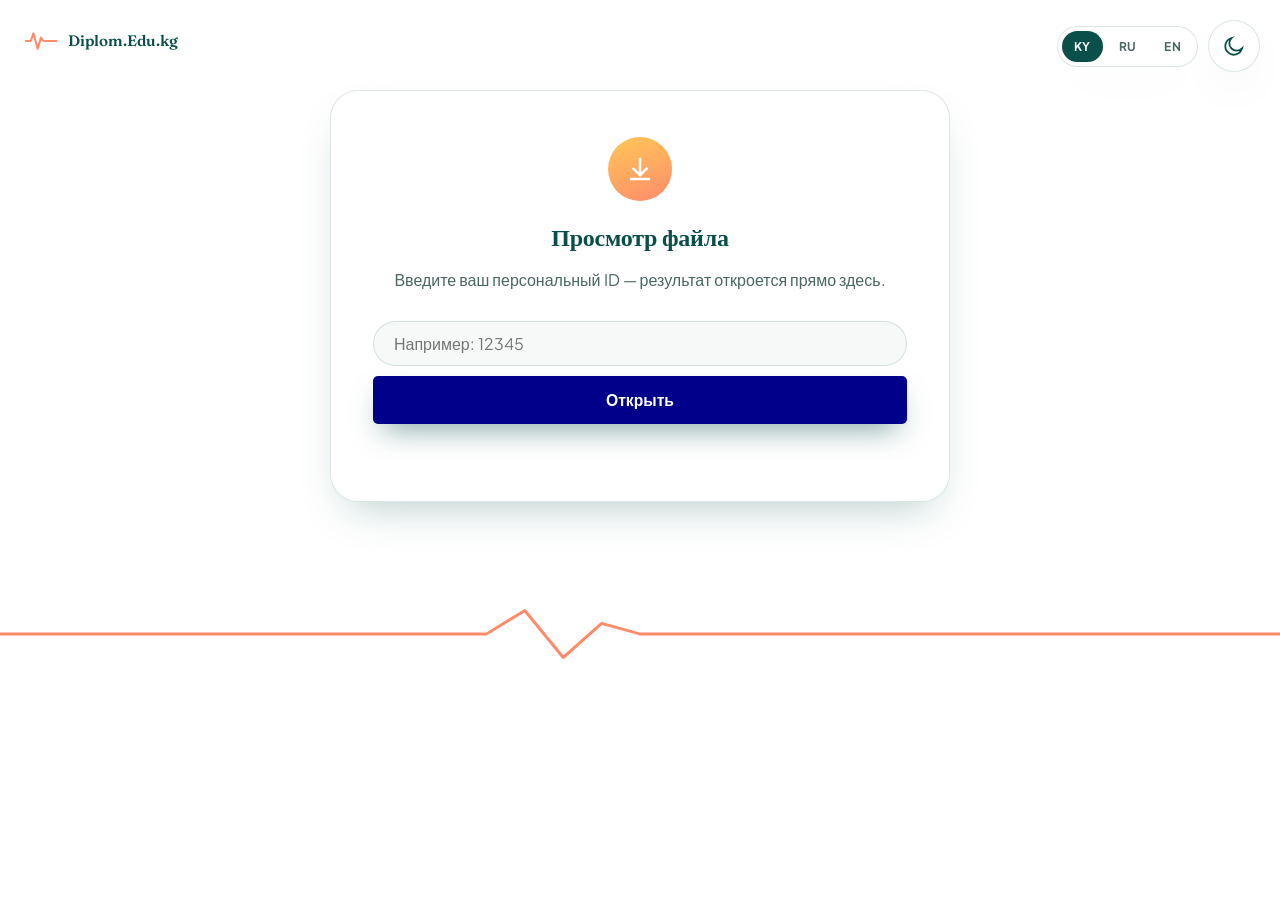
<file: index.html>
<!DOCTYPE html>
<html lang="uz">
<head>
<meta charset="UTF-8" />
<meta name="viewport" content="width=device-width, initial-scale=1.0" />
<title>Diplom.Edu.kg</title>
<meta name="description" content="Bolalar shifokori haqida ma'lumot va shaxsiy fayllarni ko'rish uchun sahifa." />

<link rel="preconnect" href="https://fonts.googleapis.com">
<link rel="preconnect" href="https://fonts.gstatic.com" crossorigin>
<link href="https://fonts.googleapis.com/css2?family=Fraunces:opsz,wght@9..144,500;9..144,600;9..144,700&family=Plus+Jakarta+Sans:wght@400;500;600;700&display=swap" rel="stylesheet">

<link rel="stylesheet" href="css/style.css" />
<script src="js/theme.js"></script>
<script src="js/i18n.js"></script>
</head>
<body>

  <div class="top-controls">
    <div class="lang-switch">
      <button type="button" data-lang="ky">KY</button>
      <button type="button" data-lang="ru">RU</button>
      <button type="button" data-lang="en">EN</button>
    </div>

    <button class="theme-toggle" id="themeToggle" aria-label="Rejimni almashtirish">
      <svg class="icon-moon" viewBox="0 0 24 24"><path d="M20 14.5A8.5 8.5 0 1 1 9.5 4a7 7 0 0 0 10.5 10.5Z"/></svg>
      <svg class="icon-sun" viewBox="0 0 24 24"><circle cx="12" cy="12" r="4.2"/><path d="M12 2.5v2.4M12 19.1v2.4M4.6 4.6l1.7 1.7M17.7 17.7l1.7 1.7M2.5 12h2.4M19.1 12h2.4M4.6 19.4l1.7-1.7M17.7 6.3l1.7-1.7"/></svg>
    </button>
  </div>

  <div class="brand">
    <svg class="pulse-mark" viewBox="0 0 40 40"><path d="M2 20h6l3-9 5 18 4-13 3 4h15"/></svg>
    <span>Diplom.Edu.kg</span>
  </div>

  

  

  <!-- ACCESS / ID FORM -->
  <section id="access">
    <div class="container">
      <div class="access-card reveal">
        <div class="icon-wrap">
          <svg viewBox="0 0 24 24"><path d="M12 3v14M6 11l6 6 6-6" /><path d="M4 20h16" /></svg>
        </div>
        <h2 data-i18n="access_title">Файлыңызды көрүү</h2>
        <p style="color:var(--text-soft); margin-top:10px;" data-i18n="access_desc">
          Сизге берилген жеке ID номериңизди киргизиңиз — натыйжа (PDF) ушул жерде ачылат.
        </p>

        <form class="id-form" id="idForm">
          <input
            type="text"
            id="idInput"
            data-i18n-placeholder="id_placeholder"
            placeholder="Мисалы: 12345"
            autocomplete="off"
            data-i18n-aria="id_aria"
            aria-label="ID номери"
          />
          <button type="submit" class="btn btn-primary" data-i18n="open_btn">Ачуу</button>
        </form>
        <div class="form-msg" id="formMsg"></div>
      </div>
    </div>
  </section>

  <svg class="pulse-divider container" viewBox="0 0 1000 60" preserveAspectRatio="none">
    <path d="M0 30 H380 L410 8 L440 52 L470 20 L500 30 H1000" />
  </svg>

  <!-- <footer>
    <div class="container">
      <p><span data-i18n="footer_contact">Суроолор жана кайрылуулар үчүн:</span>
        <a href="mailto:jumaboyev911@gmail.com">jumaboyev911@gmail.com</a>
      </p>
      <p style="margin-top:8px; font-size:0.85rem; opacity:.7;">© <span id="year"></span> Diplom.Edu.kg</p>
    </div>
  </footer> -->

  <script>document.getElementById("year").textContent = new Date().getFullYear();</script>
  <script src="js/main.js"></script>
  <script src="js/pulse.js"></script>
</body>
</html>
</file>
<file: css/style.css>
/* =========================================================
   VRACH-PEDIATR — design tokens
   ========================================================= */

:root {
  --bg: #FFFFFF;
  --bg-soft: #F7F9F9;
  --surface: #FFFFFF;
  --text: #10242B;
  --text-soft: #4B6763;
  --teal: #0B4F4A;
  --teal-2: #0E6B63;
  --accent: #FF8B6B;
  --accent-2: #FFC857;
  --line: rgba(11, 79, 74, 0.14);
  --shadow: 0 20px 45px -20px rgba(11, 79, 74, 0.35);
  --radius-lg: 28px;
  --radius-md: 18px;
  --radius-sm: 10px;
  color-scheme: light;
}


html[data-theme="dark"] {
  --bg: #0A1D1B;
  --bg-soft: #0E2624;
  --surface: #123330;
  --text: #EAF6F3;
  --text-soft: #9FC4BE;
  --teal: #7FE0D2;
  --teal-2: #59C6B7;
  --accent: #FF9B7C;
  --accent-2: #FFD37A;
  --line: rgba(234, 246, 243, 0.14);
  --shadow: 0 20px 45px -20px rgba(0, 0, 0, 0.55);
  color-scheme: dark;
}

*,
*::before,
*::after {
  box-sizing: border-box;
}

html {
  scroll-behavior: smooth;
}

body {
  margin: 0;
  background: var(--bg);
  color: var(--text);
  font-family: "Plus Jakarta Sans", -apple-system, BlinkMacSystemFont, "Segoe UI", sans-serif;
  line-height: 1.6;
  transition: background .4s ease, color .4s ease;
  overflow-x: hidden;
}

h1,
h2,
h3,
.display {
  font-family: "Fraunces", Georgia, serif;
  font-weight: 600;
  letter-spacing: -0.01em;
  margin: 0;
  color: var(--teal);
}

a {
  color: inherit;
  text-decoration: none;
}

img,
svg {
  display: block;
  max-width: 100%;
}

.container {
  width: min(1080px, 92vw);
  margin: 0 auto;
}

::selection {
  background: var(--accent);
  color: #fff;
}

/* Focus visibility */
a:focus-visible,
button:focus-visible,
input:focus-visible {
  outline: 3px solid var(--accent);
  outline-offset: 3px;
  border-radius: 6px;
}

@media (prefers-reduced-motion: reduce) {
  * {
    animation-duration: 0.001ms !important;
    animation-iteration-count: 1 !important;
    transition-duration: 0.001ms !important;
  }
}

/* =========================================================
   Theme toggle button
   ========================================================= */

.theme-toggle {
  width: 52px;
  height: 52px;
  border-radius: 50%;
  border: 1px solid var(--line);
  background: var(--surface);
  box-shadow: var(--shadow);
  display: flex;
  align-items: center;
  justify-content: center;
  cursor: pointer;
  transition: transform .25s ease, background .3s ease;
}

.top-controls {
  position: fixed;
  top: 20px;
  right: 20px;
  z-index: 50;
  display: flex;
  align-items: center;
  gap: 10px;
}

.lang-switch {
  display: flex;
  gap: 4px;
  padding: 4px;
  border-radius: 999px;
  background: var(--surface);
  border: 1px solid var(--line);
  box-shadow: var(--shadow);
}

.lang-switch button {
  border: none;
  background: transparent;
  color: var(--text-soft);
  font-family: inherit;
  font-weight: 700;
  font-size: 0.75rem;
  letter-spacing: 0.03em;
  padding: 8px 12px;
  border-radius: 999px;
  cursor: pointer;
  transition: background .2s ease, color .2s ease;
}

.lang-switch button:hover {
  color: var(--teal);
}

.lang-switch button.active {
  background: var(--teal);
  color: var(--bg-soft);
}

.theme-toggle:hover {
  transform: translateY(-2px) rotate(-8deg);
}

.theme-toggle svg {
  width: 24px;
  height: 24px;
  stroke: var(--teal);
  fill: none;
  stroke-width: 1.8;
}

.theme-toggle .icon-sun {
  display: none;
}

html[data-theme="dark"] .theme-toggle .icon-moon {
  display: none;
}

html[data-theme="dark"] .theme-toggle .icon-sun {
  display: block;
}

/* =========================================================
   Top mini brand (no full navbar — just a small mark)
   ========================================================= */

.brand {
  position: fixed;
  top: 24px;
  left: 24px;
  z-index: 50;
  display: flex;
  align-items: center;
  gap: 10px;
  font-family: "Fraunces", serif;
  font-weight: 600;
  font-size: 0.95rem;
  color: var(--teal);
}

.brand .pulse-mark {
  width: 34px;
  height: 34px;
}

.brand .pulse-mark path {
  stroke: var(--accent);
  stroke-width: 2.4;
  fill: none;
  stroke-linecap: round;
  stroke-linejoin: round;
}

/* =========================================================
   Hero
   ========================================================= */

.hero {
  position: relative;
  min-height: 100svh;
  display: flex;
  align-items: center;
  padding: 120px 0 80px;
  overflow: hidden;
}

.hero-grid {
  display: grid;
  grid-template-columns: 1.1fr 0.9fr;
  gap: 48px;
  align-items: center;
}

.eyebrow {
  display: inline-flex;
  align-items: center;
  gap: 8px;
  font-size: 0.8rem;
  letter-spacing: 0.08em;
  text-transform: uppercase;
  color: var(--teal-2);
  font-weight: 600;
  margin-bottom: 18px;
}

.eyebrow::before {
  content: "";
  width: 8px;
  height: 8px;
  border-radius: 50%;
  background: var(--accent);
  animation: pip 1.8s ease-in-out infinite;
}

@keyframes pip {

  0%,
  100% {
    transform: scale(1);
    opacity: 1;
  }

  50% {
    transform: scale(1.6);
    opacity: .55;
  }
}

.hero h1 {
  font-size: clamp(2.4rem, 5vw, 3.7rem);
  line-height: 1.05;
}

.hero h1 em {
  font-style: normal;
  color: var(--accent);
}

.hero p.lead {
  margin-top: 22px;
  max-width: 46ch;
  font-size: 1.08rem;
  color: var(--text-soft);
}

.hero-actions {
  margin-top: 34px;
  display: flex;
  gap: 14px;
  flex-wrap: wrap;
}

.btn {
  display: inline-flex;
  align-items: center;
  gap: 10px;
  padding: 14px 26px;
  border-radius: 999px;
  font-weight: 600;
  font-size: 0.98rem;
  border: none;
  cursor: pointer;
  transition: transform .2s ease, box-shadow .2s ease, background .2s ease;
  font-family: inherit;
}

.btn-primary {
  background: darkblue;
  color: white;
  box-shadow: 0 14px 30px -10px rgba(11, 79, 74, .55);
  border-radius: 5px;
  display: flex;
  justify-content: center;
  align-items: center;
}

.btn-primary:hover {
  transform: translateY(-3px);
}

.btn-ghost {
  background: transparent;
  color: var(--teal);
  border: 1.5px solid var(--line);
}

.btn-ghost:hover {
  background: var(--surface);
}

/* portrait blob */
.hero-visual {
  position: relative;
  aspect-ratio: 1/1;
  max-width: 420px;
  margin: 0 auto;
}

.blob {
  position: absolute;
  inset: 0;
  border-radius: 44% 56% 60% 40% / 48% 42% 58% 52%;
  background: linear-gradient(160deg, var(--accent-2), var(--accent));
  animation: morph 10s ease-in-out infinite;
  box-shadow: var(--shadow);
}

@keyframes morph {

  0%,
  100% {
    border-radius: 44% 56% 60% 40% / 48% 42% 58% 52%;
  }

  50% {
    border-radius: 58% 42% 40% 60% / 40% 58% 42% 60%;
  }
}

.hero-visual .badge {
  position: absolute;
  inset: 10%;
  border-radius: 50%;
  background: var(--surface);
  display: flex;
  align-items: center;
  justify-content: center;
  box-shadow: inset 0 0 0 1px var(--line);
}

.hero-visual .badge svg {
  width: 46%;
  height: 46%;
}

.hero-visual .badge .stetho {
  stroke: var(--teal);
  fill: none;
  stroke-width: 1.6;
}

.float-icon {
  position: absolute;
  width: 54px;
  height: 54px;
  border-radius: 16px;
  background: var(--surface);
  box-shadow: var(--shadow);
  display: flex;
  align-items: center;
  justify-content: center;
  font-size: 1.5rem;
  animation: float 6s ease-in-out infinite;
}

.float-icon.i1 {
  top: -6%;
  right: 4%;
  animation-delay: 0s;
}

.float-icon.i2 {
  bottom: 6%;
  left: -8%;
  animation-delay: 1.4s;
}

.float-icon.i3 {
  bottom: -4%;
  right: 14%;
  animation-delay: 2.8s;
}

@keyframes float {

  0%,
  100% {
    transform: translateY(0) rotate(0deg);
  }

  50% {
    transform: translateY(-16px) rotate(-6deg);
  }
}

/* ECG signature divider */
.pulse-divider {
  width: 100%;
  height: 64px;
  margin: 10px 0;
}

.pulse-divider path {
  fill: none;
  stroke: var(--accent);
  stroke-width: 2.6;
  stroke-linecap: round;
  stroke-linejoin: round;
  transition: stroke-dashoffset 1.6s ease;
}

/* =========================================================
   Sections shared
   ========================================================= */

section {
  padding: 90px 0;
  position: relative;
}

.section-head {
  max-width: 640px;
  margin: 0 auto 48px;
  text-align: center;
}

.section-head h2 {
  font-size: clamp(1.8rem, 3.4vw, 2.5rem);
}

.section-head p {
  color: var(--text-soft);
  margin-top: 12px;
}

.reveal {
  opacity: 0;
  transform: translateY(24px);
  transition: opacity .7s ease, transform .7s ease;
}

.reveal.is-visible {
  opacity: 1;
  transform: translateY(0);
}

/* About */
.about-grid {
  display: grid;
  grid-template-columns: 1fr 1fr;
  gap: 40px;
  align-items: start;
}

.about-text p {
  color: var(--text-soft);
  margin-top: 14px;
}

.stat-cards {
  display: grid;
  grid-template-columns: 1fr 1fr;
  gap: 18px;
}

.stat-card {
  background: var(--surface);
  border-radius: var(--radius-md);
  padding: 26px 22px;
  box-shadow: var(--shadow);
  border: 1px solid var(--line);
  transition: transform .25s ease;
}

.stat-card:hover {
  transform: translateY(-6px);
}

.stat-card .num {
  font-family: "Fraunces", serif;
  font-size: 2.1rem;
  color: var(--accent);
  font-weight: 600;
}

.stat-card .label {
  color: var(--text-soft);
  font-size: 0.92rem;
  margin-top: 6px;
}

/* Access card (ID lookup) */
.access-card {
  max-width: 620px;
  margin: 0 auto;
  background: var(--surface);
  border-radius: var(--radius-lg);
  padding: 46px 42px;
  box-shadow: var(--shadow);
  border: 1px solid var(--line);
  text-align: center;
}

.access-card .icon-wrap {
  width: 64px;
  height: 64px;
  margin: 0 auto 18px;
  border-radius: 50%;
  background: linear-gradient(160deg, var(--accent-2), var(--accent));
  display: flex;
  align-items: center;
  justify-content: center;
}

.access-card .icon-wrap svg {
  width: 30px;
  height: 30px;
  stroke: #fff;
  fill: none;
  stroke-width: 2;
}

.id-form {
  margin-top: 28px;
  display: flex;
  gap: 10px;
  flex-direction: column;
  /* flex-wrap: wrap; */
}

.id-form input {
  /* flex: 1 1 auto; */
  width: 100%;
  height: 45px;
  padding: 15px 20px;
  border-radius: 999px;
  border: 1.5px solid var(--line);
  background: var(--bg-soft);
  color: var(--text);
  font-size: 1rem;
  font-family: inherit;
  transition: border-color .2s ease;
}

.id-form input:focus {
  border-color: var(--accent);
  outline: none;
}

.id-form button {
  flex: 0 0 auto;
  display: flex;
  justify-content: center;
}

.form-msg {
  margin-top: 14px;
  font-size: 0.9rem;
  min-height: 1.2em;
  color: var(--accent);
}

/* Footer */
footer {
  padding: 50px 0 40px;
  text-align: center;
  color: var(--text-soft);
  font-size: 0.92rem;
}

footer a {
  color: var(--teal);
  font-weight: 600;
  border-bottom: 1.5px solid var(--line);
}

footer a:hover {
  border-color: var(--teal);
}

/* =========================================================
   Responsive
   ========================================================= */

@media (max-width: 860px) {
  .hero-grid {
    grid-template-columns: 1fr;
    text-align: center;
  }

  .hero p.lead {
    margin-inline: auto;
  }

  .hero-actions {
    justify-content: center;
  }

  .hero-visual {
    margin-top: 30px;
    max-width: 300px;
  }

  .about-grid {
    grid-template-columns: 1fr;
  }

  .brand {
    font-size: 0;
  }

  .brand .pulse-mark {
    width: 30px;
    height: 30px;
  }
}

@media (max-width: 520px) {
  .access-card {
    padding: 34px 22px;
  }

  .id-form {
    flex-direction: column;
    align-items: center;
  }

  .id-form input {
    width: 200px;
    height: 50px
  }

  .id-form button {
    width: 100%;
    justify-content: center;
    margin-top: 10px;
  }
}

/* =========================================================
   PDF viewer page
   ========================================================= */

.new-navbar {
  width: 100%;
  display: flex;
  justify-content: space-between;
  padding-left: 10px;
  padding-right: 10px;
  align-items: center;
}

.new-navbar img {
  width: 190px;
  height: 120px;
}


.view-shell {
  margin-top: 100px;
  min-height: 100svh;
  /* padding: 110px 0 60px; */
  display: flex;
  flex-direction: column;
  gap: 24px;
}

.back-link {
  display: inline-flex;
  align-items: center;
  gap: 8px;
  font-weight: 600;
  color: var(--teal);
  width: fit-content;
}

.back-link svg {
  width: 18px;
  height: 18px;
  stroke: currentColor;
  fill: none;
  stroke-width: 2.2;
}

.back-link:hover {
  color: var(--accent);
}

.doc-card {
  /* background: var(--surface); */
  /* border-radius: var(--radius-lg); */
  /* border: 1px solid var(--line); */
  /* box-shadow: var(--shadow); */
  overflow: visible;
}

.doc-toolbar {
  display: flex;
  align-items: center;
  justify-content: space-between;
  gap: 16px;
  flex-wrap: wrap;
  padding: 22px 28px;
  border-bottom: 1px solid var(--line);
}

.doc-toolbar h2 {
  font-size: 1.25rem;
}

.doc-toolbar .id-pill {
  display: inline-block;
  margin-top: 4px;
  padding: 3px 12px;
  border-radius: 999px;
  background: var(--bg-soft);
  font-family: monospace;
  font-size: 0.82rem;
  color: var(--text-soft);
}

.pdf-container {
  /* background: var(--bg-soft); */
  /* max-height: 74vh;*/
  /* overflow-y: auto;*/
  padding: 20px 0;
  display: flex;
  flex-direction: column;
  align-items: center;
  gap: 16px;
}

.pdf-page {
  box-shadow: none;
  max-width: 92%;
}

@media (max-width: 640px) {
  .pdf-container {
    padding: 14px 0;
  }
}

.pdf-page {
  box-shadow: none;
  border-radius: 6px;
  max-width: 92%;
}

.empty-state {
  text-align: center;
  padding: 70px 30px;
}

.empty-state .icon-wrap {
  width: 74px;
  height: 74px;
  margin: 0 auto 22px;
  border-radius: 50%;
  background: var(--bg-soft);
  display: flex;
  align-items: center;
  justify-content: center;
}

.empty-state .icon-wrap svg {
  width: 32px;
  height: 32px;
  stroke: var(--accent);
  fill: none;
  stroke-width: 1.8;
}

.empty-state h2 {
  font-size: 1.5rem;
}

.empty-state p {
  color: var(--text-soft);
  margin-top: 10px;
  max-width: 40ch;
  margin-inline: auto;
}

.empty-state .btn {
  margin-top: 24px;
}

.site-logo {
  position: fixed;
  left: 10px;
  top: 10px;
  z-index: 10;
}


.site-logo img {
  width: 100px;
  height: auto;
}

.site-button {
  width: auto;
  min-width: 110px;
  height: 32px;
  border: 1px solid #4A8EBA;
  background-color: #4A8EBA;
  color: #FFFFFF;
  border-radius: 2px;
  font-weight: 500;
  font-size: 13px;

  display: flex;
  align-items: center;
  justify-content: center;
  gap: 6px;
  padding: 0 12px;

  position: fixed;
  right: 30px;
  top: 60px;
  z-index: 10;

  text-decoration: none;
  cursor: pointer;
}

.site-button svg {
  width: 15px;
  height: 15px;
}
.icon-download {
  color: #FFFFFF;
}
@media (max-width: 640px) {
  .view-shell {
    margin-top: 50px;
  }
  .pdf-container {
    max-height: auto;
  }

  .doc-toolbar {
    width: 100%;
    display: flex;
    justify-content: space-between;
    align-items: center;
  }

  .doc-toolbar h2 {
    font-size: 10px;
  }

  .doc-toolbar a {
    width: 100px;
    height: 10px;
    font-size: 10px;
    padding: 15px;
    display: flex;
    justify-content: center;
    align-items: center;
  }

  .site-logo {
    left: 6px;
    top: 6px;
  }

  .site-logo img {
    width: 28px;
    height: auto;
  }

  .site-button {
    right: 6px;
    top: 25px;
    min-width: 58px;
    height: 15px;
    font-size: 5px;
    padding: 0 8px;
    gap: 4px;

    display: flex;
    justify-content: space-around;
    align-items: center;
  }

  .site-button svg {
    width: 5px;
    height: auto;
  }

  .btn-primary {
    width: 150px;
    height: 30px;
    font-size: 15px;
  }
}
</file>
